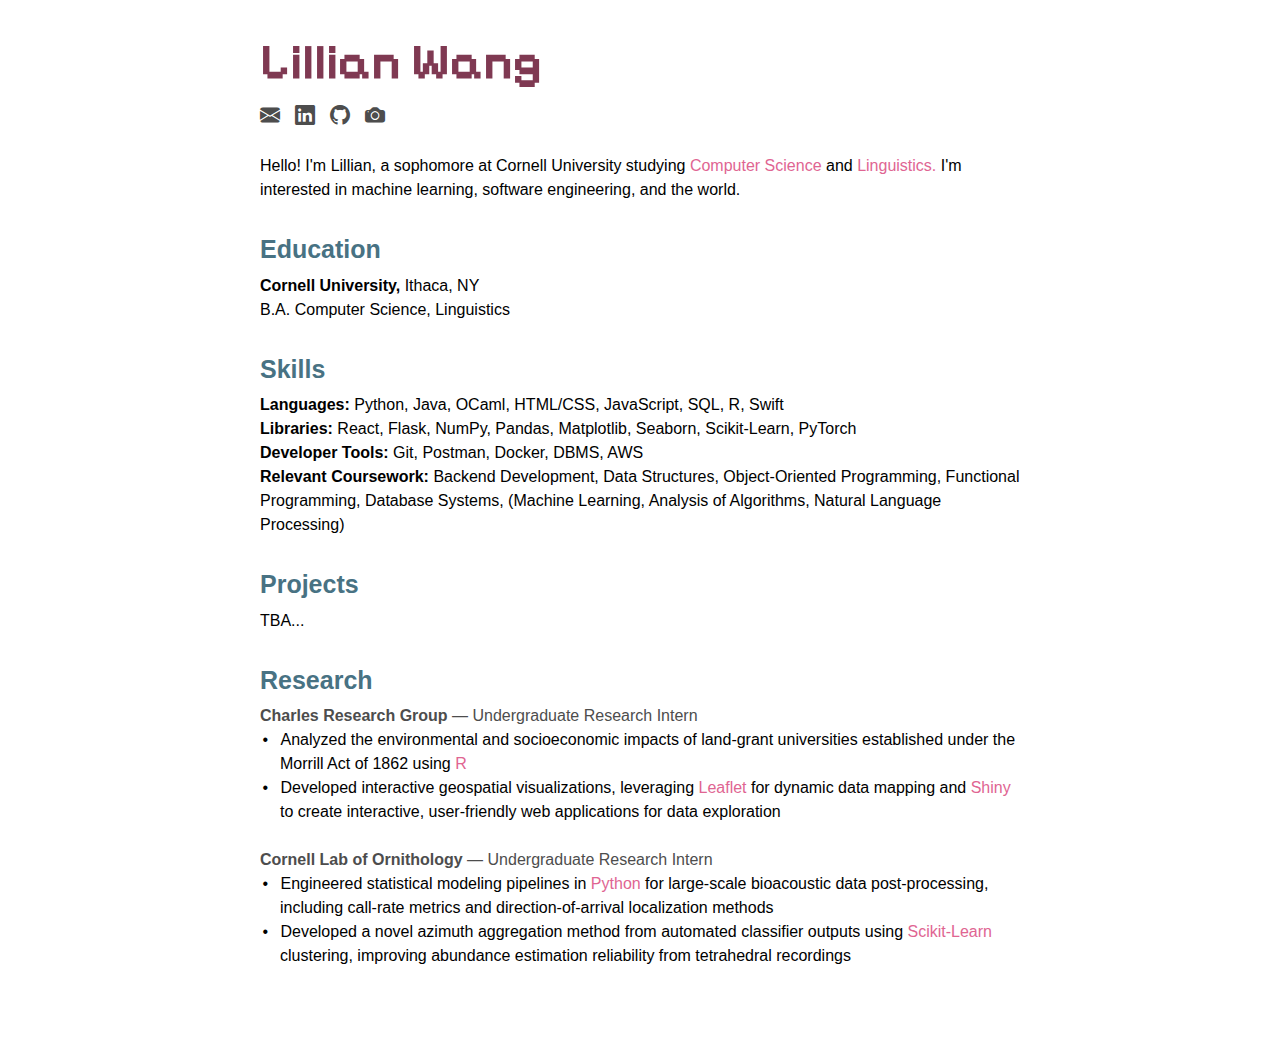
<file: index.html>
<!doctype html>
<html lang="en">
  <head>
    <meta charset="UTF-8" />
    <title>Portfolio</title>
    <link rel="stylesheet" href="style.css" />
    <link
      rel="stylesheet"
      href="https://cdn.jsdelivr.net/npm/bootstrap-icons@1.11.3/font/bootstrap-icons.css"
    />
    <link rel="icon" type="image/x-icon" href="flower.ico" />
  </head>

  <body>
    <div class="container">
      <h2>Lillian Wang</h2>
      <icons>
        <a href="mailto:galatheid@gmail.com" target="_blank">
          <i class="bi bi-envelope-fill" style="font-size: 20px"></i>
        </a>
        <a
          href="https://www.linkedin.com/in/lillian-wang-41743224a/"
          target="_blank"
        >
          <i class="bi bi-linkedin" style="font-size: 20px"></i>
        </a>
        <a href="https://github.com/ixials" target="_blank">
          <i class="bi bi-github" style="font-size: 20px"></i>
        </a>
        <a href="photography/index.html">
          <i class="bi bi-camera-fill" style="font-size: 20px"></i>
        </a>
      </icons>
      <br />
      <p>
        Hello! I'm Lillian, a sophomore at Cornell University studying
        <span class="pink-text">Computer Science</span>
        and
        <span class="pink-text">Linguistics.</span>
        I'm interested in machine learning, software engineering, and the world.
      </p>
      <br />
      <h3>Education</h3>
      <p>
        <strong>Cornell University,</strong>
        Ithaca, NY
        <br />
        B.A. Computer Science, Linguistics
      </p>
      <br />
      <h3>Skills</h3>
      <p>
        <strong>Languages:</strong>
        Python, Java, OCaml, HTML/CSS, JavaScript, SQL, R, Swift
        <br />
        <strong>Libraries:</strong>
        React, Flask, NumPy, Pandas, Matplotlib, Seaborn, Scikit-Learn, PyTorch
        <br />
        <strong>Developer Tools:</strong>
        Git, Postman, Docker, DBMS, AWS
        <br />
        <strong>Relevant Coursework:</strong>
        Backend Development, Data Structures, Object-Oriented Programming,
        Functional Programming, Database Systems, (Machine Learning, Analysis of
        Algorithms, Natural Language Processing)
      </p>
      <br />
      <h3>Projects</h3>
      <p>TBA...</p>
      <br />
      <h3>Research</h3>
      <p>
        <a href="https://ixials.shinyapps.io/morrill-act/" target="_blank">
          <strong>Charles Research Group</strong>
          — Undergraduate Research Intern
        </a>
        <br />
      </p>
      <ul>
        <li>
          Analyzed the environmental and socioeconomic impacts of land-grant
          universities established under the Morrill Act of 1862 using
          <span class="pink-text">R</span>
        </li>
        <li>
          Developed interactive geospatial visualizations, leveraging
          <span class="pink-text">Leaflet</span>
          for dynamic data mapping and
          <span class="pink-text">Shiny</span>
          to create interactive, user-friendly web applications for data
          exploration
        </li>
      </ul>
      <br />
      <p>
        <a href="https://github.com/ixials/bird-counts-25" target="_blank">
          <strong>Cornell Lab of Ornithology</strong>
          — Undergraduate Research Intern
        </a>
        <br />
      </p>
      <ul>
        <li>
          Engineered statistical modeling pipelines in
          <span class="pink-text">Python</span>
          for large-scale bioacoustic data post-processing, including call-rate
          metrics and direction-of-arrival localization methods
        </li>
        <li>
          Developed a novel azimuth aggregation method from automated classifier
          outputs using
          <span class="pink-text">Scikit-Learn</span>
          clustering, improving abundance estimation reliability from
          tetrahedral recordings
        </li>
      </ul>
      <br />
    </div>
  </body>
</html>
</file>
<file: style.css>
@import url('https://fonts.googleapis.com/css2?family=Pixelify+Sans:wght@400..700&family=VT323&display=swap');

* {
  margin: 0;
  padding: 0;
  box-sizing: border-box;
}

body {
  background: #ffffff;
  font-family: Helvetica, sans-serif;
  line-height: 1.5;
}

h2 {
  color: #7f3952;
  font-family: 'Pixelify Sans', sans-serif;
  font-size: 50px;
  margin-top: 25px;
  margin-bottom: 0px;
}

h3 {
  color: #487283;
  font-weight: bold;
  font-size: 25px;
  margin-top: 5px;
  margin-bottom: 5px;
}

a {
  color: #4d4d4d;
  text-decoration: None;
}

a:hover {
  color: #808080;
}

ul {
  list-style: none;
  padding: 0;
  margin: 0;
}

li {
  padding-left: 1.25em;
  text-indent: -1.1em;
}

li::before {
  content: '• '; /* Custom bullet character */
  margin-right: 0.5em; /* Space between bullet and text */
  /* You can add more styling here for the bullet, e.g., color, font-size */
}

icons {
  display: flex;
  gap: 15px;
}

.container {
  max-width: 800px;
  margin: 0 auto;
  padding: 0 20px;
  margin-bottom: 50px;
}

.gallery {
  display: inline-block;
  margin: 5px;
}

.gallery img {
  object-fit: cover;
  width: 225px;
  height: 225px;
}

.blue-text {
  color: #487283;
}

.pink-text {
  color: #e06592;
}

nav {
  transition: all 10s ease;
}
</file>
